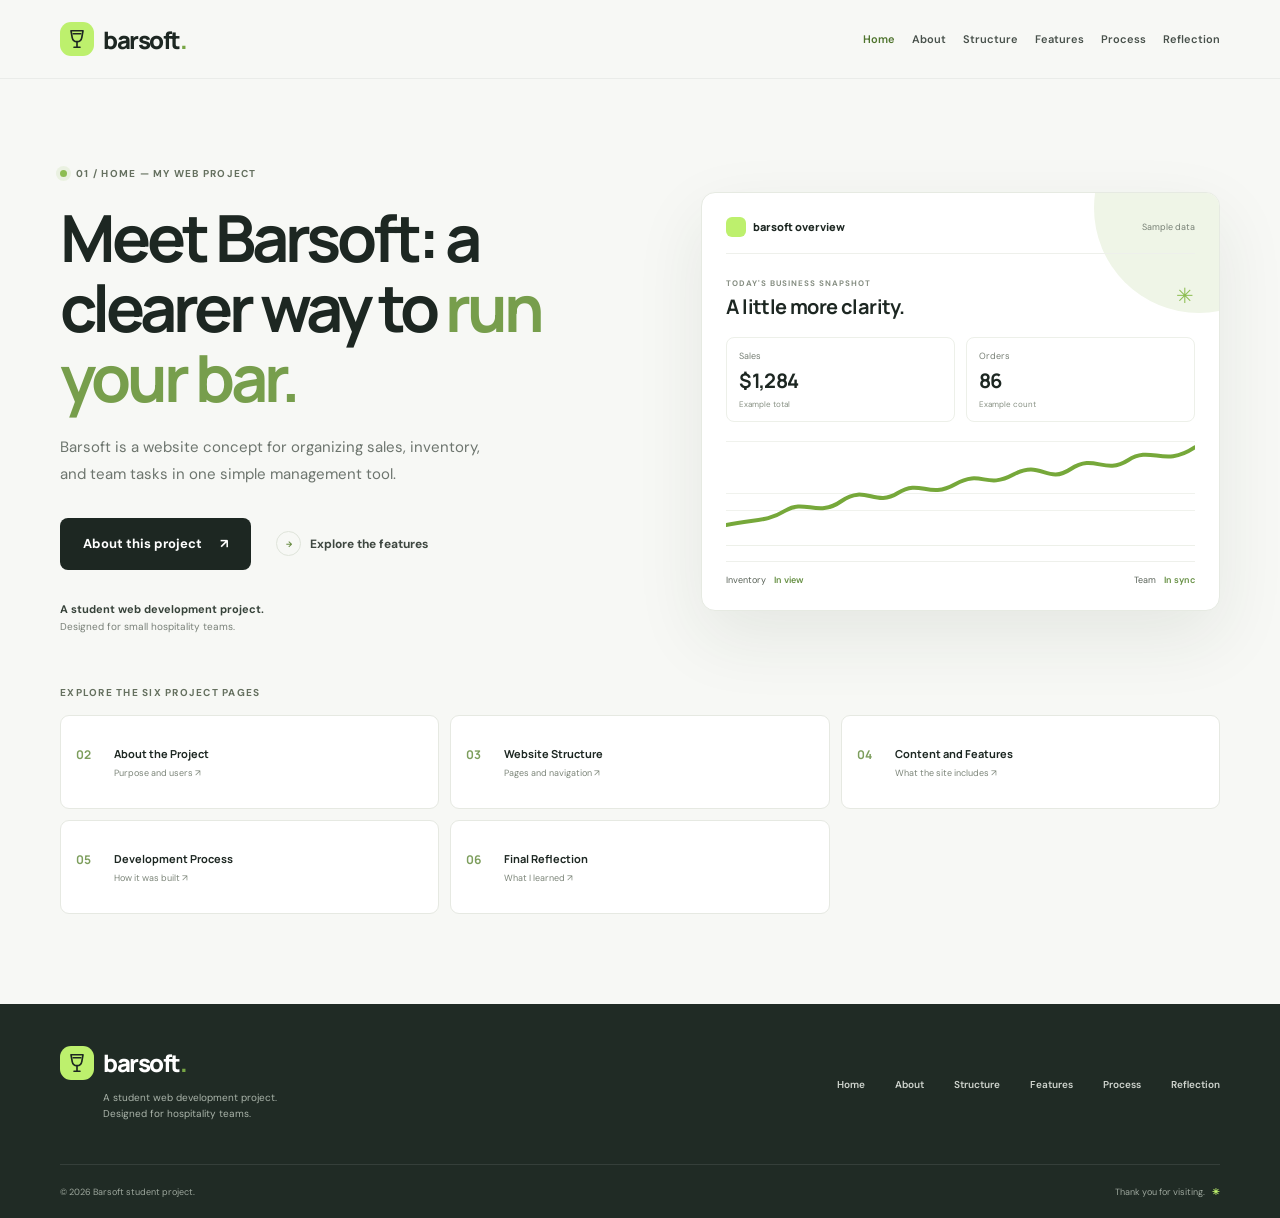
<file: index.html>
<!doctype html>
<html lang="en">
  <head>
    <meta charset="utf-8">
    <meta name="viewport" content="width=device-width, initial-scale=1">
    <meta name="theme-color" content="#f7f8f5">
    <meta name="description" content="Barsoft is a student web project about a simple management concept for bars and restaurants.">
    <title>Home — Barsoft</title>
    <link rel="preconnect" href="https://fonts.googleapis.com">
    <link rel="preconnect" href="https://fonts.gstatic.com" crossorigin>
    <link href="https://fonts.googleapis.com/css2?family=DM+Sans:wght@400;500;600;700&family=Manrope:wght@400;500;600;700;800&display=swap" rel="stylesheet">
    <link rel="stylesheet" href="styles.css">
    <script src="script.js?v=2" defer></script>
  </head>
  <body>
    <header class="site-header">
      <nav class="navigation container" aria-label="Main navigation">
        <a class="brand" href="index.html" aria-label="Barsoft home">
          <span class="brand-mark" aria-hidden="true"><svg viewBox="0 0 32 32" fill="none"><path d="M8 5h16l-1.6 9.1a6.5 6.5 0 0 1-12.8 0L8 5Z" stroke="currentColor" stroke-width="2.2" stroke-linejoin="round"/><path d="M12 27h8M16 20v7M11 9h10" stroke="currentColor" stroke-width="2.2" stroke-linecap="round"/></svg></span>
          <span>barsoft<span class="brand-period">.</span></span>
        </a>
        <button class="menu-toggle" type="button" aria-expanded="false" aria-controls="primary-menu" aria-label="Open menu"><span></span><span></span></button>
        <div class="navigation-menu" id="primary-menu">
          <a href="index.html" aria-current="page">Home</a>
          <a href="about.html">About</a>
          <a href="structure.html">Structure</a>
          <a href="features.html">Features</a>
          <a href="process.html">Process</a>
          <a href="reflection.html">Reflection</a>
        </div>
      </nav>
    </header>

    <main class="container page-main">
      <section class="home-hero" aria-labelledby="home-title">
        <div class="home-copy">
          <p class="eyebrow"><span class="eyebrow-dot"></span> 01 / HOME — MY WEB PROJECT</p>
          <h1 id="home-title">Meet Barsoft: a clearer way to <span>run your bar.</span></h1>
          <p class="hero-description">Barsoft is a website concept for organizing sales, inventory, and team tasks in one simple management tool.</p>
          <div class="hero-actions">
            <a class="button button-dark" href="about.html">About this project <span aria-hidden="true">↗</span></a>
            <a class="text-link" href="features.html"><span class="play-icon" aria-hidden="true">→</span> Explore the features</a>
          </div>
          <p class="home-caption"><strong>A student web development project.</strong><br>Designed for small hospitality teams.</p>
        </div>
        <div class="home-visual" aria-label="Illustrative Barsoft dashboard">
          <div class="home-visual-top"><span><i></i> barsoft overview</span><span>Sample data</span></div>
          <p class="home-visual-label">TODAY'S BUSINESS SNAPSHOT</p>
          <strong class="home-visual-title">A little more clarity.</strong>
          <div class="home-metrics">
            <div><span>Sales</span><strong>$1,284</strong><small>Example total</small></div>
            <div><span>Orders</span><strong>86</strong><small>Example count</small></div>
          </div>
          <div class="home-chart" aria-label="Illustrative upward sales chart">
            <span class="chart-gridline line-one"></span><span class="chart-gridline line-two"></span><span class="chart-gridline line-three"></span>
            <svg viewBox="0 0 450 130" preserveAspectRatio="none" role="img" aria-label="Example sales rise through the day"><path d="M0 105 C28 97 38 102 57 87 S88 96 111 75 S143 83 165 65 S194 73 220 54 S249 61 276 42 S308 55 331 35 S363 43 386 24 S420 34 450 8" fill="none" stroke="#76a83a" stroke-width="4" vector-effect="non-scaling-stroke" stroke-linecap="round"/></svg>
          </div>
          <div class="home-visual-bottom"><span>Inventory <b>In view</b></span><span>Team <b>In sync</b></span></div>
          <span class="home-floating-mark" aria-hidden="true">✳</span>
        </div>
      </section>

      <nav class="page-directory" aria-label="Explore the other project pages">
        <p class="eyebrow">EXPLORE THE SIX PROJECT PAGES</p>
        <a href="about.html"><span>02</span><strong>About the Project</strong><i>Purpose and users ↗</i></a>
        <a href="structure.html"><span>03</span><strong>Website Structure</strong><i>Pages and navigation ↗</i></a>
        <a href="features.html"><span>04</span><strong>Content and Features</strong><i>What the site includes ↗</i></a>
        <a href="process.html"><span>05</span><strong>Development Process</strong><i>How it was built ↗</i></a>
        <a href="reflection.html"><span>06</span><strong>Final Reflection</strong><i>What I learned ↗</i></a>
      </nav>
    </main>

    <footer class="site-footer">
      <div class="container footer-main">
        <div class="footer-brand">
          <a class="brand brand-light" href="index.html"><span class="brand-mark" aria-hidden="true"><svg viewBox="0 0 32 32" fill="none"><path d="M8 5h16l-1.6 9.1a6.5 6.5 0 0 1-12.8 0L8 5Z" stroke="currentColor" stroke-width="2.2" stroke-linejoin="round"/><path d="M12 27h8M16 20v7M11 9h10" stroke="currentColor" stroke-width="2.2" stroke-linecap="round"/></svg></span><span>barsoft<span class="brand-period">.</span></span></a>
          <p>A student web development project.<br>Designed for hospitality teams.</p>
        </div>
        <div class="footer-links"><a href="index.html">Home</a><a href="about.html">About</a><a href="structure.html">Structure</a><a href="features.html">Features</a><a href="process.html">Process</a><a href="reflection.html">Reflection</a></div>
      </div>
      <div class="container footer-bottom"><span>© <span id="current-year">2026</span> Barsoft student project.</span><span>Thank you for visiting. <b>✳</b></span></div>
    </footer>
  </body>
</html>
</file>
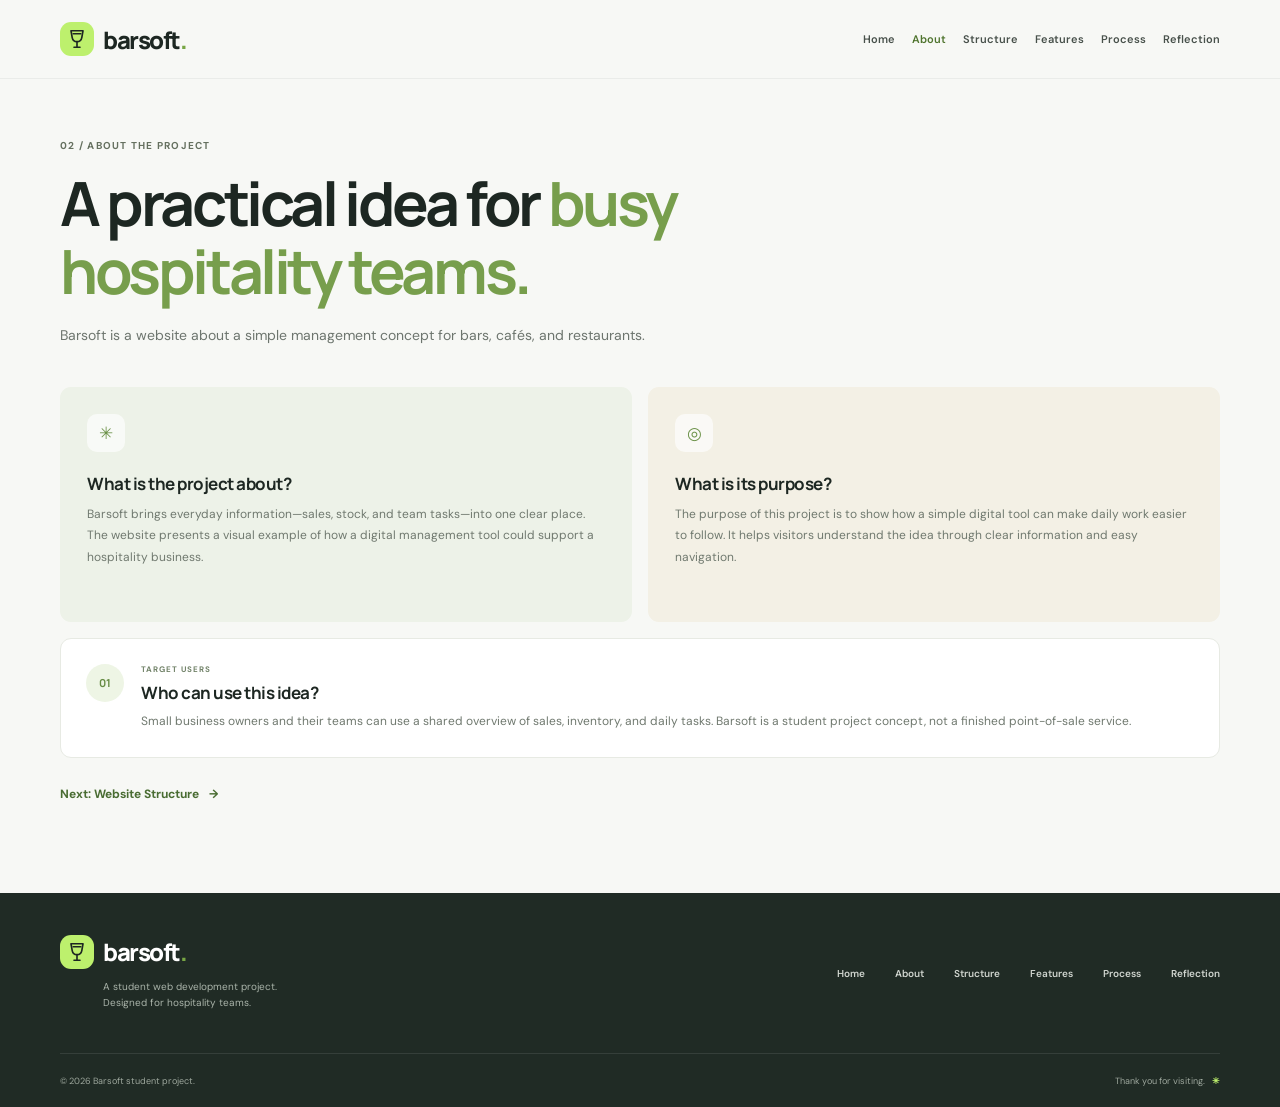
<file: about.html>
<!doctype html>
<html lang="en">
  <head>
    <meta charset="utf-8">
    <meta name="viewport" content="width=device-width, initial-scale=1">
    <meta name="theme-color" content="#f7f8f5">
    <meta name="description" content="Learn about the Barsoft project, its purpose, and its target users.">
    <title>About the Project — Barsoft</title>
    <link rel="preconnect" href="https://fonts.googleapis.com">
    <link rel="preconnect" href="https://fonts.gstatic.com" crossorigin>
    <link href="https://fonts.googleapis.com/css2?family=DM+Sans:wght@400;500;600;700&family=Manrope:wght@400;500;600;700;800&display=swap" rel="stylesheet">
    <link rel="stylesheet" href="styles.css">
    <script src="script.js?v=2" defer></script>
  </head>
  <body>
    <header class="site-header"><nav class="navigation container" aria-label="Main navigation">
      <a class="brand" href="index.html" aria-label="Barsoft home"><span class="brand-mark" aria-hidden="true"><svg viewBox="0 0 32 32" fill="none"><path d="M8 5h16l-1.6 9.1a6.5 6.5 0 0 1-12.8 0L8 5Z" stroke="currentColor" stroke-width="2.2" stroke-linejoin="round"/><path d="M12 27h8M16 20v7M11 9h10" stroke="currentColor" stroke-width="2.2" stroke-linecap="round"/></svg></span><span>barsoft<span class="brand-period">.</span></span></a>
      <button class="menu-toggle" type="button" aria-expanded="false" aria-controls="primary-menu" aria-label="Open menu"><span></span><span></span></button>
      <div class="navigation-menu" id="primary-menu"><a href="index.html">Home</a><a href="about.html" aria-current="page">About</a><a href="structure.html">Structure</a><a href="features.html">Features</a><a href="process.html">Process</a><a href="reflection.html">Reflection</a></div>
    </nav></header>
    <main class="container page-main">
      <section class="content-page about-page">
        <div class="page-intro">
          <p class="eyebrow">02 / ABOUT THE PROJECT</p>
          <h1 class="page-title">A practical idea for <span>busy hospitality teams.</span></h1>
          <p class="page-lead">Barsoft is a website about a simple management concept for bars, cafés, and restaurants.</p>
        </div>
        <div class="page-copy-grid">
          <article class="page-copy-card">
            <span class="page-card-icon">✳</span>
            <h2>What is the project about?</h2>
            <p>Barsoft brings everyday information—sales, stock, and team tasks—into one clear place. The website presents a visual example of how a digital management tool could support a hospitality business.</p>
          </article>
          <article class="page-copy-card page-copy-card-accent">
            <span class="page-card-icon">◎</span>
            <h2>What is its purpose?</h2>
            <p>The purpose of this project is to show how a simple digital tool can make daily work easier to follow. It helps visitors understand the idea through clear information and easy navigation.</p>
          </article>
        </div>
        <div class="about-audience">
          <span class="audience-icon">01</span>
          <div><p class="feature-number">TARGET USERS</p><h2>Who can use this idea?</h2><p>Small business owners and their teams can use a shared overview of sales, inventory, and daily tasks. Barsoft is a student project concept, not a finished point-of-sale service.</p></div>
        </div>
        <a class="page-next-link" href="structure.html">Next: Website Structure <span aria-hidden="true">→</span></a>
      </section>
    </main>
    <footer class="site-footer"><div class="container footer-main"><div class="footer-brand"><a class="brand brand-light" href="index.html"><span class="brand-mark" aria-hidden="true"><svg viewBox="0 0 32 32" fill="none"><path d="M8 5h16l-1.6 9.1a6.5 6.5 0 0 1-12.8 0L8 5Z" stroke="currentColor" stroke-width="2.2" stroke-linejoin="round"/><path d="M12 27h8M16 20v7M11 9h10" stroke="currentColor" stroke-width="2.2" stroke-linecap="round"/></svg></span><span>barsoft<span class="brand-period">.</span></span></a><p>A student web development project.<br>Designed for hospitality teams.</p></div><div class="footer-links"><a href="index.html">Home</a><a href="about.html">About</a><a href="structure.html">Structure</a><a href="features.html">Features</a><a href="process.html">Process</a><a href="reflection.html">Reflection</a></div></div><div class="container footer-bottom"><span>© <span id="current-year">2026</span> Barsoft student project.</span><span>Thank you for visiting. <b>✳</b></span></div></footer>
  </body>
</html>
</file>
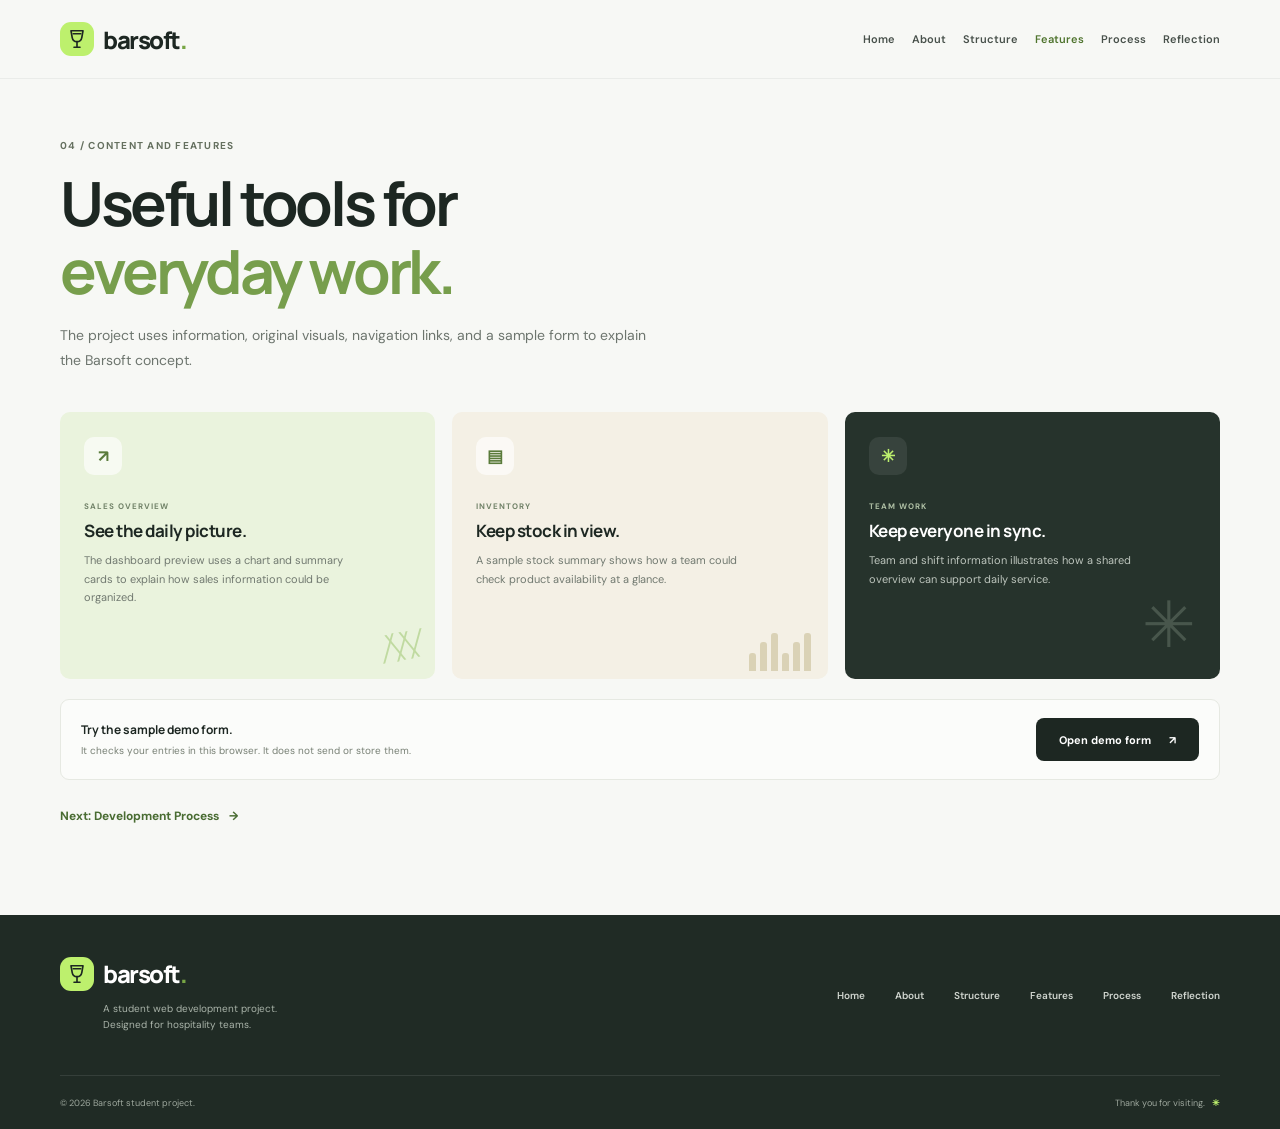
<file: features.html>
<!doctype html>
<html lang="en">
  <head>
    <meta charset="utf-8">
    <meta name="viewport" content="width=device-width, initial-scale=1">
    <meta name="theme-color" content="#f7f8f5">
    <meta name="description" content="Explore Barsoft's sample sales, inventory, and team features.">
    <title>Content and Features — Barsoft</title>
    <link rel="preconnect" href="https://fonts.googleapis.com">
    <link rel="preconnect" href="https://fonts.gstatic.com" crossorigin>
    <link href="https://fonts.googleapis.com/css2?family=DM+Sans:wght@400;500;600;700&family=Manrope:wght@400;500;600;700;800&display=swap" rel="stylesheet">
    <link rel="stylesheet" href="styles.css">
    <script src="script.js?v=2" defer></script>
  </head>
  <body>
    <header class="site-header"><nav class="navigation container" aria-label="Main navigation">
      <a class="brand" href="index.html" aria-label="Barsoft home"><span class="brand-mark" aria-hidden="true"><svg viewBox="0 0 32 32" fill="none"><path d="M8 5h16l-1.6 9.1a6.5 6.5 0 0 1-12.8 0L8 5Z" stroke="currentColor" stroke-width="2.2" stroke-linejoin="round"/><path d="M12 27h8M16 20v7M11 9h10" stroke="currentColor" stroke-width="2.2" stroke-linecap="round"/></svg></span><span>barsoft<span class="brand-period">.</span></span></a>
      <button class="menu-toggle" type="button" aria-expanded="false" aria-controls="primary-menu" aria-label="Open menu"><span></span><span></span></button>
      <div class="navigation-menu" id="primary-menu"><a href="index.html">Home</a><a href="about.html">About</a><a href="structure.html">Structure</a><a href="features.html" aria-current="page">Features</a><a href="process.html">Process</a><a href="reflection.html">Reflection</a></div>
    </nav></header>
    <main class="container page-main">
      <section class="content-page features-page">
        <div class="page-intro">
          <p class="eyebrow">04 / CONTENT AND FEATURES</p>
          <h1 class="page-title">Useful tools for<br><span>everyday work.</span></h1>
          <p class="page-lead">The project uses information, original visuals, navigation links, and a sample form to explain the Barsoft concept.</p>
        </div>
        <div class="feature-grid">
          <article class="feature-card feature-card-green"><span class="feature-icon">↗</span><p class="feature-number">SALES OVERVIEW</p><h2>See the daily picture.</h2><p>The dashboard preview uses a chart and summary cards to explain how sales information could be organized.</p><span class="feature-decoration sales-decoration" aria-hidden="true">╱╲╱╲╱</span></article>
          <article class="feature-card feature-card-cream"><span class="feature-icon">▤</span><p class="feature-number">INVENTORY</p><h2>Keep stock in view.</h2><p>A sample stock summary shows how a team could check product availability at a glance.</p><span class="feature-decoration inventory-decoration" aria-hidden="true"><i></i><i></i><i></i><i></i><i></i><i></i></span></article>
          <article class="feature-card feature-card-dark"><span class="feature-icon">✳</span><p class="feature-number">TEAM WORK</p><h2>Keep everyone in sync.</h2><p>Team and shift information illustrates how a shared overview can support daily service.</p><span class="feature-decoration team-decoration" aria-hidden="true">✳</span></article>
        </div>
        <div class="feature-contact">
          <div><strong>Try the sample demo form.</strong><span>It checks your entries in this browser. It does not send or store them.</span></div>
          <button class="button button-dark demo-trigger" type="button">Open demo form <span aria-hidden="true">↗</span></button>
        </div>
        <a class="page-next-link" href="process.html">Next: Development Process <span aria-hidden="true">→</span></a>
      </section>
    </main>
    <footer class="site-footer"><div class="container footer-main"><div class="footer-brand"><a class="brand brand-light" href="index.html"><span class="brand-mark" aria-hidden="true"><svg viewBox="0 0 32 32" fill="none"><path d="M8 5h16l-1.6 9.1a6.5 6.5 0 0 1-12.8 0L8 5Z" stroke="currentColor" stroke-width="2.2" stroke-linejoin="round"/><path d="M12 27h8M16 20v7M11 9h10" stroke="currentColor" stroke-width="2.2" stroke-linecap="round"/></svg></span><span>barsoft<span class="brand-period">.</span></span></a><p>A student web development project.<br>Designed for hospitality teams.</p></div><div class="footer-links"><a href="index.html">Home</a><a href="about.html">About</a><a href="structure.html">Structure</a><a href="features.html">Features</a><a href="process.html">Process</a><a href="reflection.html">Reflection</a></div></div><div class="container footer-bottom"><span>© <span id="current-year">2026</span> Barsoft student project.</span><span>Thank you for visiting. <b>✳</b></span></div></footer>
    <dialog class="demo-dialog" aria-labelledby="dialog-title">
      <button class="dialog-close" type="button" aria-label="Close demo form">×</button>
      <p class="eyebrow">SAMPLE INTERACTIVE FEATURE</p>
      <h2 id="dialog-title">Barsoft demo request</h2>
      <p class="dialog-description">Enter sample details to try the form. This student project does not send your information.</p>
      <form class="demo-form">
        <label for="name">Your name</label><input id="name" name="name" type="text" autocomplete="name" placeholder="e.g., Alex Morgan" required>
        <label for="email">Email address</label><input id="email" name="email" type="email" autocomplete="email" placeholder="alex@example.com" required>
        <label for="business">Type of business</label>
        <select id="business" name="business" required><option value="" disabled selected>Select an option</option><option>Restaurant</option><option>Bar</option><option>Café</option><option>Food truck</option><option>Other</option></select>
        <button class="button button-dark form-submit" type="submit">Try the sample form <span aria-hidden="true">↗</span></button>
        <p class="form-message" aria-live="polite"></p>
      </form>
      <p class="form-note">Demo only: your information stays in this browser session and is not submitted to a server.</p>
    </dialog>
  </body>
</html>
</file>
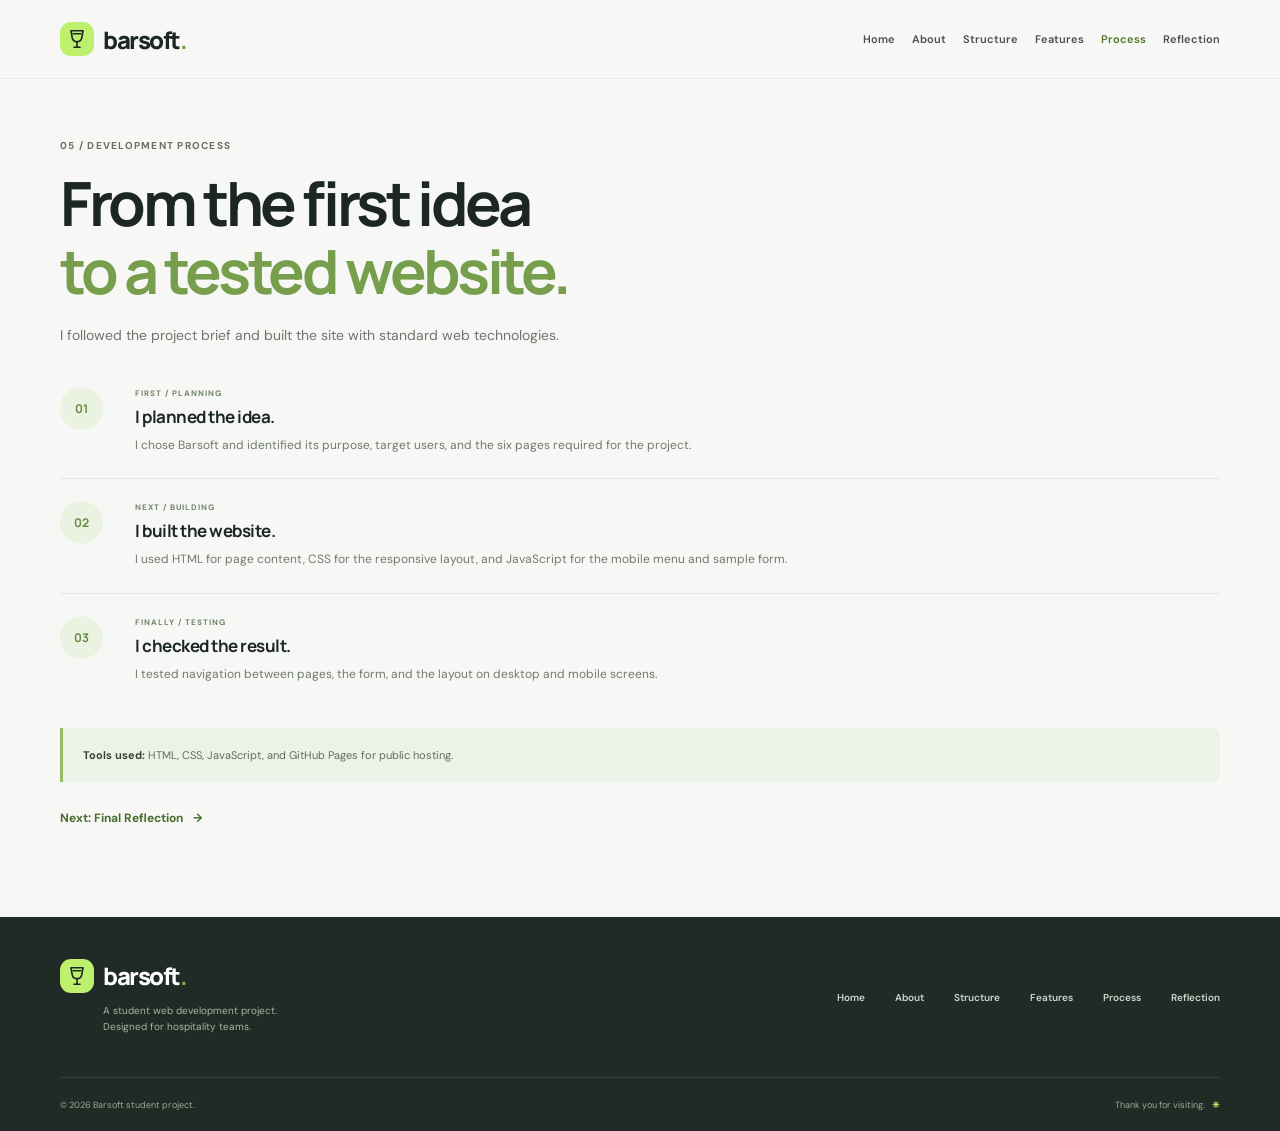
<file: process.html>
<!doctype html>
<html lang="en">
  <head>
    <meta charset="utf-8">
    <meta name="viewport" content="width=device-width, initial-scale=1">
    <meta name="theme-color" content="#f7f8f5">
    <meta name="description" content="A step-by-step overview of how the Barsoft website project was developed.">
    <title>Development Process — Barsoft</title>
    <link rel="preconnect" href="https://fonts.googleapis.com">
    <link rel="preconnect" href="https://fonts.gstatic.com" crossorigin>
    <link href="https://fonts.googleapis.com/css2?family=DM+Sans:wght@400;500;600;700&family=Manrope:wght@400;500;600;700;800&display=swap" rel="stylesheet">
    <link rel="stylesheet" href="styles.css">
    <script src="script.js?v=2" defer></script>
  </head>
  <body>
    <header class="site-header"><nav class="navigation container" aria-label="Main navigation">
      <a class="brand" href="index.html" aria-label="Barsoft home"><span class="brand-mark" aria-hidden="true"><svg viewBox="0 0 32 32" fill="none"><path d="M8 5h16l-1.6 9.1a6.5 6.5 0 0 1-12.8 0L8 5Z" stroke="currentColor" stroke-width="2.2" stroke-linejoin="round"/><path d="M12 27h8M16 20v7M11 9h10" stroke="currentColor" stroke-width="2.2" stroke-linecap="round"/></svg></span><span>barsoft<span class="brand-period">.</span></span></a>
      <button class="menu-toggle" type="button" aria-expanded="false" aria-controls="primary-menu" aria-label="Open menu"><span></span><span></span></button>
      <div class="navigation-menu" id="primary-menu"><a href="index.html">Home</a><a href="about.html">About</a><a href="structure.html">Structure</a><a href="features.html">Features</a><a href="process.html" aria-current="page">Process</a><a href="reflection.html">Reflection</a></div>
    </nav></header>
    <main class="container page-main">
      <section class="content-page process-page">
        <div class="page-intro">
          <p class="eyebrow">05 / DEVELOPMENT PROCESS</p>
          <h1 class="page-title">From the first idea<br><span>to a tested website.</span></h1>
          <p class="page-lead">I followed the project brief and built the site with standard web technologies.</p>
        </div>
        <ol class="process-list">
          <li><span class="process-step">01</span><div><p class="feature-number">FIRST / PLANNING</p><h2>I planned the idea.</h2><p>I chose Barsoft and identified its purpose, target users, and the six pages required for the project.</p></div></li>
          <li><span class="process-step">02</span><div><p class="feature-number">NEXT / BUILDING</p><h2>I built the website.</h2><p>I used HTML for page content, CSS for the responsive layout, and JavaScript for the mobile menu and sample form.</p></div></li>
          <li><span class="process-step">03</span><div><p class="feature-number">FINALLY / TESTING</p><h2>I checked the result.</h2><p>I tested navigation between pages, the form, and the layout on desktop and mobile screens.</p></div></li>
        </ol>
        <aside class="page-note"><strong>Tools used:</strong> HTML, CSS, JavaScript, and GitHub Pages for public hosting.</aside>
        <a class="page-next-link" href="reflection.html">Next: Final Reflection <span aria-hidden="true">→</span></a>
      </section>
    </main>
    <footer class="site-footer"><div class="container footer-main"><div class="footer-brand"><a class="brand brand-light" href="index.html"><span class="brand-mark" aria-hidden="true"><svg viewBox="0 0 32 32" fill="none"><path d="M8 5h16l-1.6 9.1a6.5 6.5 0 0 1-12.8 0L8 5Z" stroke="currentColor" stroke-width="2.2" stroke-linejoin="round"/><path d="M12 27h8M16 20v7M11 9h10" stroke="currentColor" stroke-width="2.2" stroke-linecap="round"/></svg></span><span>barsoft<span class="brand-period">.</span></span></a><p>A student web development project.<br>Designed for hospitality teams.</p></div><div class="footer-links"><a href="index.html">Home</a><a href="about.html">About</a><a href="structure.html">Structure</a><a href="features.html">Features</a><a href="process.html">Process</a><a href="reflection.html">Reflection</a></div></div><div class="container footer-bottom"><span>© <span id="current-year">2026</span> Barsoft student project.</span><span>Thank you for visiting. <b>✳</b></span></div></footer>
  </body>
</html>
</file>
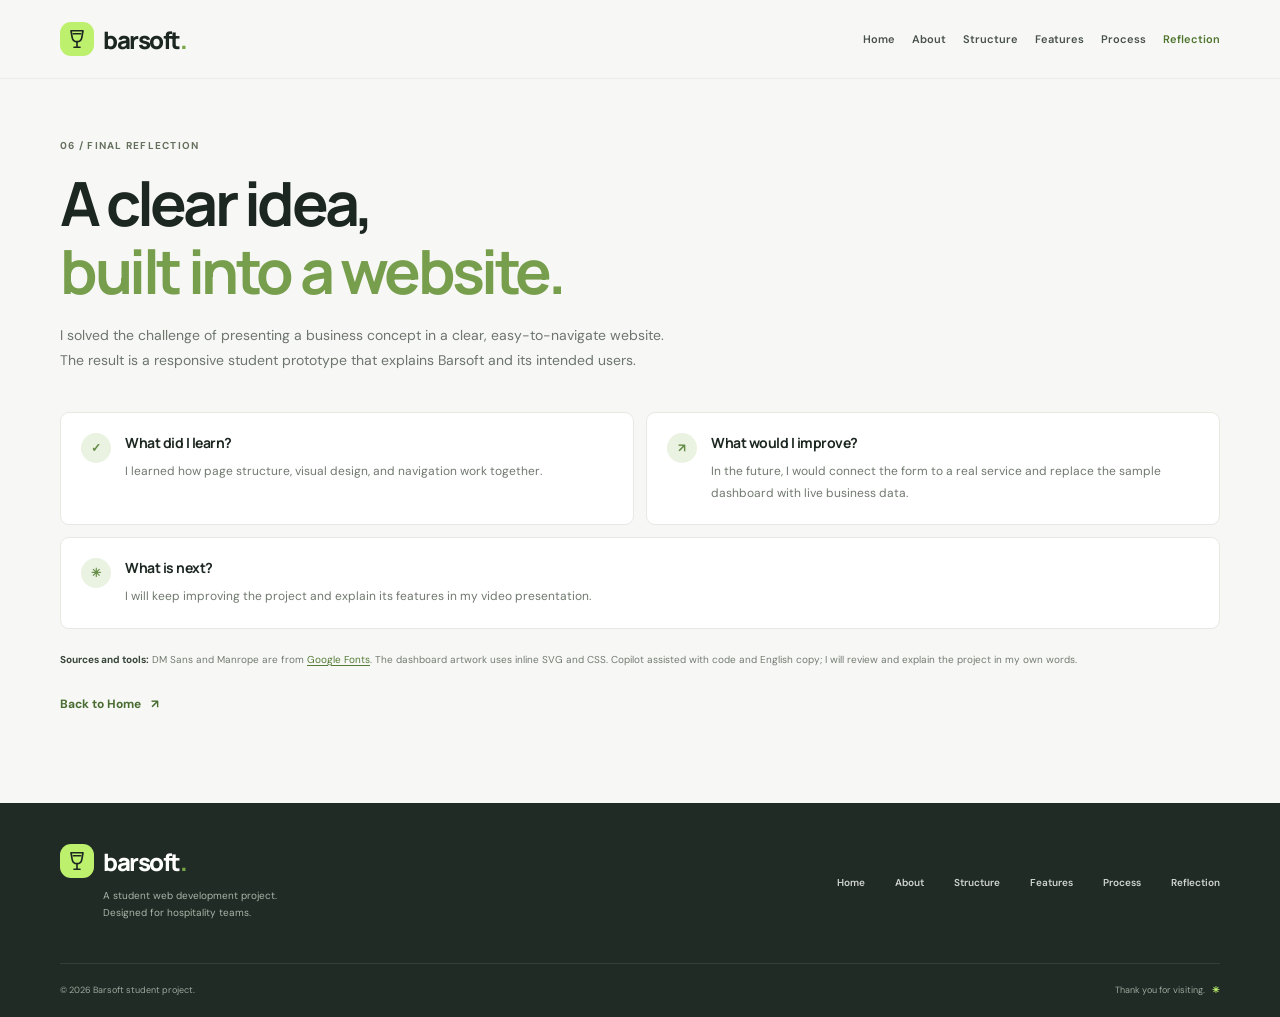
<file: reflection.html>
<!doctype html>
<html lang="en">
  <head>
    <meta charset="utf-8">
    <meta name="viewport" content="width=device-width, initial-scale=1">
    <meta name="theme-color" content="#f7f8f5">
    <meta name="description" content="Final reflection on the Barsoft web project, lessons learned, and future improvements.">
    <title>Final Reflection — Barsoft</title>
    <link rel="preconnect" href="https://fonts.googleapis.com">
    <link rel="preconnect" href="https://fonts.gstatic.com" crossorigin>
    <link href="https://fonts.googleapis.com/css2?family=DM+Sans:wght@400;500;600;700&family=Manrope:wght@400;500;600;700;800&display=swap" rel="stylesheet">
    <link rel="stylesheet" href="styles.css">
    <script src="script.js?v=2" defer></script>
  </head>
  <body>
    <header class="site-header"><nav class="navigation container" aria-label="Main navigation">
      <a class="brand" href="index.html" aria-label="Barsoft home"><span class="brand-mark" aria-hidden="true"><svg viewBox="0 0 32 32" fill="none"><path d="M8 5h16l-1.6 9.1a6.5 6.5 0 0 1-12.8 0L8 5Z" stroke="currentColor" stroke-width="2.2" stroke-linejoin="round"/><path d="M12 27h8M16 20v7M11 9h10" stroke="currentColor" stroke-width="2.2" stroke-linecap="round"/></svg></span><span>barsoft<span class="brand-period">.</span></span></a>
      <button class="menu-toggle" type="button" aria-expanded="false" aria-controls="primary-menu" aria-label="Open menu"><span></span><span></span></button>
      <div class="navigation-menu" id="primary-menu"><a href="index.html">Home</a><a href="about.html">About</a><a href="structure.html">Structure</a><a href="features.html">Features</a><a href="process.html">Process</a><a href="reflection.html" aria-current="page">Reflection</a></div>
    </nav></header>
    <main class="container page-main">
      <section class="content-page reflection-page">
        <div class="page-intro">
          <p class="eyebrow">06 / FINAL REFLECTION</p>
          <h1 class="page-title">A clear idea,<br><span>built into a website.</span></h1>
          <p class="page-lead">I solved the challenge of presenting a business concept in a clear, easy-to-navigate website. The result is a responsive student prototype that explains Barsoft and its intended users.</p>
        </div>
        <div class="reflection-grid">
          <article><span class="benefit-check">✓</span><div><h2>What did I learn?</h2><p>I learned how page structure, visual design, and navigation work together.</p></div></article>
          <article><span class="benefit-check">↗</span><div><h2>What would I improve?</h2><p>In the future, I would connect the form to a real service and replace the sample dashboard with live business data.</p></div></article>
          <article><span class="benefit-check">✳</span><div><h2>What is next?</h2><p>I will keep improving the project and explain its features in my video presentation.</p></div></article>
        </div>
        <p class="sources-note"><strong>Sources and tools:</strong> DM Sans and Manrope are from <a href="https://fonts.google.com/" target="_blank" rel="noreferrer">Google Fonts</a>. The dashboard artwork uses inline SVG and CSS. Copilot assisted with code and English copy; I will review and explain the project in my own words.</p>
        <a class="page-next-link" href="index.html">Back to Home <span aria-hidden="true">↗</span></a>
      </section>
    </main>
    <footer class="site-footer"><div class="container footer-main"><div class="footer-brand"><a class="brand brand-light" href="index.html"><span class="brand-mark" aria-hidden="true"><svg viewBox="0 0 32 32" fill="none"><path d="M8 5h16l-1.6 9.1a6.5 6.5 0 0 1-12.8 0L8 5Z" stroke="currentColor" stroke-width="2.2" stroke-linejoin="round"/><path d="M12 27h8M16 20v7M11 9h10" stroke="currentColor" stroke-width="2.2" stroke-linecap="round"/></svg></span><span>barsoft<span class="brand-period">.</span></span></a><p>A student web development project.<br>Designed for hospitality teams.</p></div><div class="footer-links"><a href="index.html">Home</a><a href="about.html">About</a><a href="structure.html">Structure</a><a href="features.html">Features</a><a href="process.html">Process</a><a href="reflection.html">Reflection</a></div></div><div class="container footer-bottom"><span>© <span id="current-year">2026</span> Barsoft student project.</span><span>Thank you for visiting. <b>✳</b></span></div></footer>
  </body>
</html>
</file>
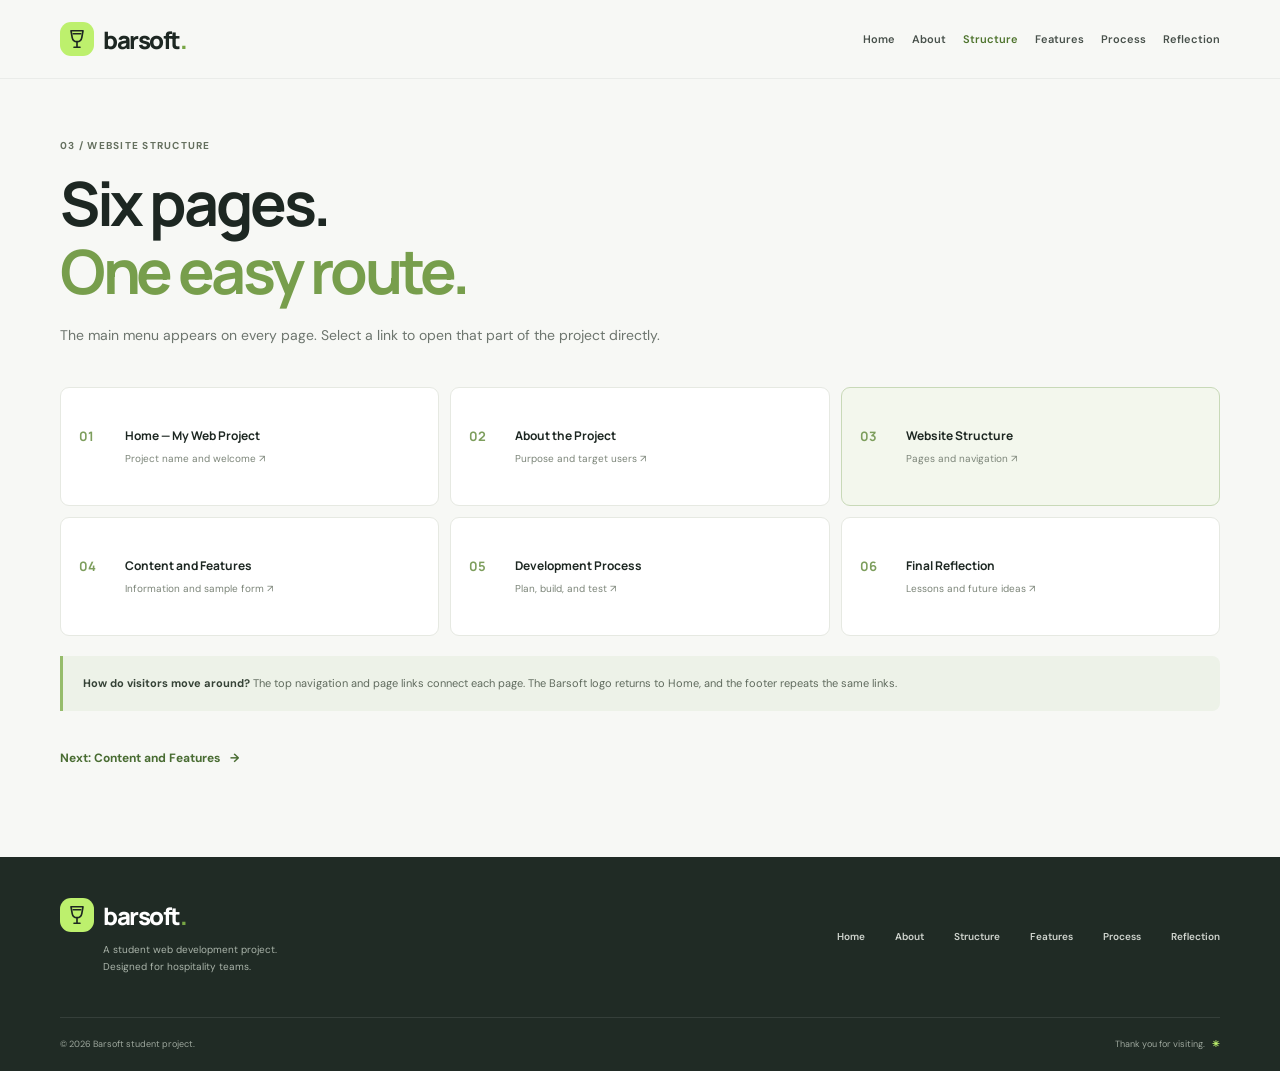
<file: structure.html>
<!doctype html>
<html lang="en">
  <head>
    <meta charset="utf-8">
    <meta name="viewport" content="width=device-width, initial-scale=1">
    <meta name="theme-color" content="#f7f8f5">
    <meta name="description" content="Explore the six pages and navigation structure of the Barsoft website project.">
    <title>Website Structure — Barsoft</title>
    <link rel="preconnect" href="https://fonts.googleapis.com">
    <link rel="preconnect" href="https://fonts.gstatic.com" crossorigin>
    <link href="https://fonts.googleapis.com/css2?family=DM+Sans:wght@400;500;600;700&family=Manrope:wght@400;500;600;700;800&display=swap" rel="stylesheet">
    <link rel="stylesheet" href="styles.css">
    <script src="script.js?v=2" defer></script>
  </head>
  <body>
    <header class="site-header"><nav class="navigation container" aria-label="Main navigation">
      <a class="brand" href="index.html" aria-label="Barsoft home"><span class="brand-mark" aria-hidden="true"><svg viewBox="0 0 32 32" fill="none"><path d="M8 5h16l-1.6 9.1a6.5 6.5 0 0 1-12.8 0L8 5Z" stroke="currentColor" stroke-width="2.2" stroke-linejoin="round"/><path d="M12 27h8M16 20v7M11 9h10" stroke="currentColor" stroke-width="2.2" stroke-linecap="round"/></svg></span><span>barsoft<span class="brand-period">.</span></span></a>
      <button class="menu-toggle" type="button" aria-expanded="false" aria-controls="primary-menu" aria-label="Open menu"><span></span><span></span></button>
      <div class="navigation-menu" id="primary-menu"><a href="index.html">Home</a><a href="about.html">About</a><a href="structure.html" aria-current="page">Structure</a><a href="features.html">Features</a><a href="process.html">Process</a><a href="reflection.html">Reflection</a></div>
    </nav></header>
    <main class="container page-main">
      <section class="content-page structure-page">
        <div class="page-intro">
          <p class="eyebrow">03 / WEBSITE STRUCTURE</p>
          <h1 class="page-title">Six pages.<br><span>One easy route.</span></h1>
          <p class="page-lead">The main menu appears on every page. Select a link to open that part of the project directly.</p>
        </div>
        <nav class="structure-grid structure-page-grid" aria-label="Pages in this project">
          <a href="index.html"><span>01</span><strong>Home — My Web Project</strong><i>Project name and welcome ↗</i></a>
          <a href="about.html"><span>02</span><strong>About the Project</strong><i>Purpose and target users ↗</i></a>
          <a href="structure.html" aria-current="page"><span>03</span><strong>Website Structure</strong><i>Pages and navigation ↗</i></a>
          <a href="features.html"><span>04</span><strong>Content and Features</strong><i>Information and sample form ↗</i></a>
          <a href="process.html"><span>05</span><strong>Development Process</strong><i>Plan, build, and test ↗</i></a>
          <a href="reflection.html"><span>06</span><strong>Final Reflection</strong><i>Lessons and future ideas ↗</i></a>
        </nav>
        <p class="page-note"><strong>How do visitors move around?</strong> The top navigation and page links connect each page. The Barsoft logo returns to Home, and the footer repeats the same links.</p>
        <a class="page-next-link" href="features.html">Next: Content and Features <span aria-hidden="true">→</span></a>
      </section>
    </main>
    <footer class="site-footer"><div class="container footer-main"><div class="footer-brand"><a class="brand brand-light" href="index.html"><span class="brand-mark" aria-hidden="true"><svg viewBox="0 0 32 32" fill="none"><path d="M8 5h16l-1.6 9.1a6.5 6.5 0 0 1-12.8 0L8 5Z" stroke="currentColor" stroke-width="2.2" stroke-linejoin="round"/><path d="M12 27h8M16 20v7M11 9h10" stroke="currentColor" stroke-width="2.2" stroke-linecap="round"/></svg></span><span>barsoft<span class="brand-period">.</span></span></a><p>A student web development project.<br>Designed for hospitality teams.</p></div><div class="footer-links"><a href="index.html">Home</a><a href="about.html">About</a><a href="structure.html">Structure</a><a href="features.html">Features</a><a href="process.html">Process</a><a href="reflection.html">Reflection</a></div></div><div class="container footer-bottom"><span>© <span id="current-year">2026</span> Barsoft student project.</span><span>Thank you for visiting. <b>✳</b></span></div></footer>
  </body>
</html>
</file>
<file: styles.css>
:root {
  color-scheme: light;
  --ink: #1d2722;
  --muted: #6d756e;
  --green: #bdf06d;
  --green-dark: #4f742e;
  --paper: #f7f8f5;
  --line: #e7eae3;
  --font-display: "Manrope", sans-serif;
  --font-body: "DM Sans", sans-serif;
}

* {
  box-sizing: border-box;
}

html {
  scroll-behavior: smooth;
  scroll-padding-top: 88px;
}

body {
  margin: 0;
  background: var(--paper);
  color: var(--ink);
  font-family: var(--font-body);
  -webkit-font-smoothing: antialiased;
}

body.dialog-open {
  overflow: hidden;
}

a {
  color: inherit;
  text-decoration: none;
}

button,
input,
select {
  font: inherit;
}

button,
a {
  -webkit-tap-highlight-color: transparent;
}

.container {
  width: min(1160px, calc(100% - 64px));
  margin: 0 auto;
}

.section {
  padding-top: 110px;
  padding-bottom: 110px;
}

.site-header {
  position: sticky;
  z-index: 20;
  top: 0;
  background: rgb(247 248 245 / 92%);
  border-bottom: 1px solid rgb(29 39 34 / 6%);
  backdrop-filter: blur(16px);
}

.navigation {
  display: flex;
  min-height: 78px;
  align-items: center;
  justify-content: space-between;
}

.brand {
  display: inline-flex;
  align-items: center;
  gap: 9px;
  font-family: var(--font-display);
  font-size: 24px;
  font-weight: 800;
  letter-spacing: -1.5px;
}

.brand-mark {
  display: grid;
  width: 34px;
  height: 34px;
  place-items: center;
  border-radius: 11px;
  background: var(--green);
  color: var(--ink);
}

.brand-mark svg {
  width: 24px;
  height: 24px;
}

.brand-period {
  color: #77a644;
}

.navigation-menu {
  display: flex;
  align-items: center;
  gap: 17px;
  color: #48514b;
  font-size: 11px;
  font-weight: 600;
}

.navigation-menu > a:not(.button),
.footer-links a {
  transition: color 180ms ease;
}

.navigation-menu > a:not(.button):hover,
.footer-links a:hover {
  color: var(--green-dark);
}

.navigation-menu > a[aria-current="page"] {
  color: var(--green-dark);
}

.page-main {
  padding-top: 60px;
  padding-bottom: 90px;
}

.content-page {
  min-height: 530px;
}

.page-intro {
  max-width: 720px;
  margin-bottom: 39px;
}

.page-intro .eyebrow {
  margin-bottom: 17px;
}

.page-title {
  margin: 0;
  font-size: clamp(42px, 5vw, 61px);
  font-weight: 700;
  letter-spacing: -3.4px;
  line-height: 1.12;
}

.page-title span {
  color: #779e4c;
}

.page-lead {
  max-width: 610px;
  margin: 17px 0 0;
  color: var(--muted);
  font-size: 14px;
  line-height: 1.8;
}

.home-hero {
  display: grid;
  min-height: 470px;
  align-items: center;
  grid-template-columns: 1fr .9fr;
  gap: 65px;
  padding: 28px 0 44px;
}

.home-copy h1 {
  max-width: 610px;
  margin: 0 0 20px;
  font-size: clamp(45px, 5.3vw, 65px);
  font-weight: 700;
  letter-spacing: -4px;
  line-height: 1.08;
}

.home-copy h1 span {
  color: #779e4c;
}

.home-caption {
  margin: 30px 0 0;
  color: #798078;
  font-size: 10px;
  line-height: 1.7;
}

.home-caption strong {
  color: #37433a;
  font-size: 11px;
}

.home-visual {
  position: relative;
  overflow: hidden;
  padding: 24px;
  border: 1px solid #e6eae2;
  border-radius: 14px;
  background: #fff;
  box-shadow: 0 26px 70px #28352816;
}

.home-visual::before {
  position: absolute;
  top: -90px;
  right: -85px;
  width: 210px;
  height: 210px;
  border-radius: 50%;
  background: #eff5e7;
  content: "";
}

.home-visual-top,
.home-visual-bottom {
  position: relative;
  display: flex;
  align-items: center;
  justify-content: space-between;
}

.home-visual-top {
  padding-bottom: 16px;
  border-bottom: 1px solid #eef0eb;
  color: #778075;
  font-size: 9px;
}

.home-visual-top > span:first-child {
  display: flex;
  align-items: center;
  gap: 7px;
  color: var(--ink);
  font-family: var(--font-display);
  font-size: 11px;
  font-weight: 800;
}

.home-visual-top i {
  width: 20px;
  height: 20px;
  border-radius: 6px;
  background: var(--green);
}

.home-visual-label {
  margin: 24px 0 5px;
  color: #868e82;
  font-size: 8px;
  font-weight: 700;
  letter-spacing: 1px;
}

.home-visual-title {
  position: relative;
  display: block;
  font-family: var(--font-display);
  font-size: 20px;
  letter-spacing: -.6px;
}

.home-metrics {
  display: grid;
  grid-template-columns: 1fr 1fr;
  gap: 11px;
  margin-top: 17px;
}

.home-metrics > div {
  display: grid;
  gap: 5px;
  padding: 12px;
  border: 1px solid #edf0e9;
  border-radius: 8px;
}

.home-metrics span {
  color: #777f75;
  font-size: 9px;
}

.home-metrics strong {
  font-family: var(--font-display);
  font-size: 20px;
  letter-spacing: -.7px;
}

.home-metrics small {
  color: #879083;
  font-size: 8px;
}

.home-chart {
  position: relative;
  height: 105px;
  margin: 19px 0 15px;
  border-bottom: 1px solid #edf0e9;
}

.home-chart .chart-gridline {
  height: 1px;
  background: #f0f2ed;
}

.home-chart .line-one { top: 0; }
.home-chart .line-two { top: 50%; }
.home-chart .line-three { bottom: 0; }

.home-chart svg {
  position: absolute;
  z-index: 1;
  inset: 0;
  width: 100%;
  height: 100%;
}

.home-visual-bottom {
  padding-top: 12px;
  border-top: 1px solid #eef0eb;
  color: #596258;
  font-size: 9px;
}

.home-visual-bottom b {
  margin-left: 6px;
  color: #668f43;
  font-weight: 600;
}

.home-floating-mark {
  position: absolute;
  right: 25px;
  top: 89px;
  color: #8dbd52;
  font-size: 21px;
}

.page-directory {
  display: grid;
  grid-template-columns: repeat(3, 1fr);
  gap: 11px;
  margin: 7px 0 0;
}

.page-directory .eyebrow {
  grid-column: 1 / -1;
  margin: 0 0 5px;
}

.page-directory a {
  display: grid;
  min-height: 94px;
  grid-template-columns: 28px 1fr;
  align-content: center;
  gap: 6px 10px;
  padding: 15px;
  border: 1px solid #e6e9e2;
  border-radius: 9px;
  background: #fff;
  transition: border-color 180ms ease, transform 180ms ease, box-shadow 180ms ease;
}

.page-directory a:hover {
  border-color: #c8d9b8;
  box-shadow: 0 9px 22px #293a2510;
  transform: translateY(-2px);
}

.page-directory a > span {
  grid-row: span 2;
  color: #7d9e5d;
  font-family: var(--font-display);
  font-size: 12px;
  font-weight: 700;
}

.page-directory strong {
  align-self: end;
  font-family: var(--font-display);
  font-size: 11px;
}

.page-directory i {
  color: #7c8579;
  font-size: 9px;
  font-style: normal;
}

.page-copy-grid {
  display: grid;
  grid-template-columns: 1fr 1fr;
  gap: 16px;
}

.page-copy-card {
  min-height: 235px;
  padding: 27px;
  border-radius: 11px;
  background: #edf2e8;
}

.page-copy-card-accent {
  background: #f3f0e5;
}

.page-card-icon {
  display: grid;
  width: 38px;
  height: 38px;
  margin-bottom: 20px;
  place-items: center;
  border-radius: 10px;
  background: #ffffffa6;
  color: #6b9148;
  font-size: 17px;
}

.page-copy-card h2,
.about-audience h2,
.process-list h2,
.reflection-grid h2 {
  margin: 0 0 9px;
  font-size: 17px;
  letter-spacing: -.5px;
}

.page-copy-card p,
.about-audience > div > p:last-child,
.process-list li > div > p:last-child,
.reflection-grid p {
  margin: 0;
  color: #70796f;
  font-size: 12px;
  line-height: 1.8;
}

.about-audience {
  display: flex;
  align-items: flex-start;
  gap: 17px;
  margin-top: 16px;
  padding: 25px;
  border: 1px solid #e7eae3;
  border-radius: 11px;
  background: #fff;
}

.audience-icon {
  display: grid;
  width: 38px;
  height: 38px;
  flex: 0 0 auto;
  place-items: center;
  border-radius: 50%;
  background: #eef5e5;
  color: #668b43;
  font-family: var(--font-display);
  font-size: 11px;
  font-weight: 700;
}

.about-audience .feature-number {
  margin-bottom: 7px;
}

.about-audience h2 {
  margin-bottom: 7px;
}

.structure-page-grid {
  margin-top: 8px;
}

.structure-page-grid a[aria-current="page"] {
  border-color: #c8d9b8;
  background: #f3f7ed;
}

.page-note {
  margin-top: 20px;
  padding: 18px 20px;
  border-left: 3px solid #96bc6b;
  border-radius: 0 8px 8px 0;
  background: #edf2e8;
  color: #606b5e;
  font-size: 11px;
  line-height: 1.7;
}

.page-note strong {
  color: #354236;
}

.features-page .feature-grid {
  margin-top: 6px;
}

.features-page .feature-card h2 {
  position: relative;
  z-index: 1;
  margin: 0 0 9px;
  font-family: var(--font-display);
  font-size: 17px;
  letter-spacing: -.5px;
}

.process-list {
  display: grid;
  gap: 0;
  margin: 0;
  padding: 0;
  list-style: none;
}

.process-list li {
  display: grid;
  grid-template-columns: 57px 1fr;
  gap: 18px;
  padding: 22px 0;
  border-bottom: 1px solid #e6e9e2;
}

.process-list li:first-child {
  padding-top: 0;
}

.process-list li:last-child {
  border-bottom: 0;
}

.process-step {
  display: grid;
  width: 43px;
  height: 43px;
  place-items: center;
  border-radius: 50%;
  background: #eaf2e2;
  color: #668b43;
  font-family: var(--font-display);
  font-size: 12px;
  font-weight: 700;
}

.process-list .feature-number {
  margin: 1px 0 7px;
}

.process-list h2 {
  margin-bottom: 7px;
}

.reflection-grid {
  display: grid;
  grid-template-columns: 1fr 1fr;
  gap: 12px;
}

.reflection-grid article {
  display: flex;
  gap: 14px;
  padding: 20px;
  border: 1px solid #e7eae3;
  border-radius: 9px;
  background: #fff;
}

.reflection-grid article:last-child {
  grid-column: 1 / -1;
}

.reflection-grid .benefit-check {
  flex: 0 0 auto;
}

.reflection-grid h2 {
  font-size: 14px;
}

.sources-note {
  margin: 22px 0 0;
  color: #737b72;
  font-size: 10px;
  line-height: 1.7;
}

.sources-note strong {
  color: #37443a;
}

.sources-note a {
  color: #557b38;
  text-decoration: underline;
  text-underline-offset: 2px;
}

.page-next-link {
  display: inline-flex;
  align-items: center;
  gap: 10px;
  margin-top: 28px;
  color: #496c32;
  font-size: 12px;
  font-weight: 700;
}

.page-next-link span {
  transition: transform 180ms ease;
}

.page-next-link:hover span {
  transform: translateX(4px);
}

.button {
  display: inline-flex;
  min-height: 52px;
  align-items: center;
  justify-content: center;
  gap: 18px;
  padding: 0 23px;
  border: 0;
  border-radius: 8px;
  cursor: pointer;
  font-size: 13px;
  font-weight: 700;
  transition: background 180ms ease, transform 180ms ease;
}

.button:hover {
  transform: translateY(-2px);
}

.button-dark {
  background: var(--ink);
  color: #fff;
}

.button-dark:hover {
  background: #35423a;
}

.button-small {
  min-height: 42px;
  padding: 0 18px;
  font-size: 12px;
}

.button-lime {
  background: var(--green);
  color: var(--ink);
}

.button-lime:hover {
  background: #d0f69a;
}

.menu-toggle {
  display: none;
}

.hero {
  display: grid;
  min-height: 654px;
  align-items: center;
  grid-template-columns: .9fr 1.1fr;
  gap: 50px;
  padding-top: 83px;
  padding-bottom: 93px;
}

.eyebrow {
  display: flex;
  align-items: center;
  gap: 9px;
  margin: 0 0 23px;
  color: #65705f;
  font-size: 10px;
  font-weight: 700;
  letter-spacing: 1.25px;
}

.eyebrow-dot {
  width: 7px;
  height: 7px;
  border-radius: 50%;
  background: #8dbd52;
  box-shadow: 0 0 0 4px #8dbd521f;
}

h1,
h2,
h3,
p {
  margin-top: 0;
}

h1,
h2,
h3 {
  font-family: var(--font-display);
}

.hero h1 {
  max-width: 580px;
  margin-bottom: 22px;
  font-size: clamp(42px, 5vw, 65px);
  font-weight: 700;
  letter-spacing: -4px;
  line-height: 1.1;
}

.hero h1 span,
.section-intro h2 span,
.workflow-copy h2 span,
.benefits-copy h2 span,
.about-layout h2 span {
  color: #779e4c;
}

.hero-description {
  max-width: 430px;
  margin-bottom: 30px;
  color: var(--muted);
  font-size: 15px;
  line-height: 1.8;
}

.hero-actions {
  display: flex;
  align-items: center;
  gap: 25px;
}

.text-link {
  display: inline-flex;
  align-items: center;
  gap: 9px;
  color: #3e4740;
  font-size: 12px;
  font-weight: 700;
}

.play-icon {
  display: grid;
  width: 25px;
  height: 25px;
  place-items: center;
  border: 1px solid #dfe4da;
  border-radius: 50%;
  color: #63883c;
  font-size: 8px;
  transition: background 180ms ease;
}

.text-link:hover .play-icon {
  background: var(--green);
}

.hero-proof {
  display: flex;
  align-items: center;
  gap: 13px;
  margin-top: 42px;
}

.avatar-stack {
  display: flex;
  padding-left: 2px;
}

.avatar {
  display: grid;
  width: 31px;
  height: 31px;
  margin-left: -3px;
  place-items: center;
  border: 2px solid var(--paper);
  border-radius: 50%;
  color: #fff;
  font-size: 10px;
  font-weight: 700;
}

.avatar-one {
  background: #bc7959;
}

.avatar-two {
  background: #7d9575;
}

.avatar-three {
  background: #d09b61;
}

.hero-proof p {
  margin-bottom: 0;
  color: #777e77;
  font-size: 10px;
  line-height: 1.5;
}

.hero-proof strong {
  color: #344038;
  font-size: 11px;
}

.hero-visual {
  position: relative;
  z-index: 1;
  padding: 21px 0 37px;
}

.visual-glow {
  position: absolute;
  z-index: -1;
  inset: 3% 3% 8% 7%;
  border-radius: 50%;
  background: #e9f2d9;
  filter: blur(1px);
  transform: rotate(-12deg);
}

.dashboard {
  overflow: hidden;
  border: 1px solid #e8ebe4;
  border-radius: 13px;
  background: #fff;
  box-shadow: 0 28px 75px #2835281a, 0 4px 12px #28352808;
  transform: rotate(-1.5deg);
}

.dashboard-top {
  display: flex;
  height: 48px;
  align-items: center;
  justify-content: space-between;
  padding: 0 19px;
  border-bottom: 1px solid #f0f1ee;
}

.dashboard-brand {
  display: flex;
  align-items: center;
  gap: 7px;
  font-family: var(--font-display);
  font-size: 11px;
  font-weight: 800;
}

.mini-mark {
  display: grid;
  width: 21px;
  height: 21px;
  place-items: center;
  border-radius: 6px;
  background: var(--green);
  font-size: 11px;
}

.dashboard-user {
  display: flex;
  align-items: center;
  gap: 6px;
  color: #68716a;
  font-size: 8px;
}

.status-dot {
  width: 6px;
  height: 6px;
  border-radius: 50%;
  background: #78ba4b;
}

.user-avatar {
  display: grid;
  width: 21px;
  height: 21px;
  margin-left: 9px;
  place-items: center;
  border-radius: 50%;
  background: #e7eddf;
  color: #5f7648;
  font-size: 9px;
  font-weight: 700;
}

.dashboard-content {
  padding: 20px 21px 18px;
}

.dashboard-heading {
  display: flex;
  align-items: center;
  justify-content: space-between;
  margin-bottom: 16px;
}

.dashboard-date {
  color: #90978e;
  font-size: 7px;
  font-weight: 700;
  letter-spacing: 1px;
}

.dashboard-heading h2 {
  margin: 4px 0 0;
  font-size: 17px;
  letter-spacing: -.5px;
}

.dashboard-heading h2 span {
  color: #85b54a;
  font-size: 14px;
}

.period-pill {
  padding: 7px 10px;
  border: 1px solid #eceee9;
  border-radius: 5px;
  color: #59615b;
  font-size: 8px;
}

.metric-grid {
  display: grid;
  grid-template-columns: 1fr 1fr;
  gap: 10px;
  margin-bottom: 10px;
}

.metric-card {
  position: relative;
  overflow: hidden;
  min-height: 97px;
  padding: 12px 13px;
  border: 1px solid #eff0ed;
  border-radius: 7px;
  background: #fdfdfc;
}

.metric-card > span {
  display: block;
  margin-bottom: 5px;
  color: #737b73;
  font-size: 8px;
}

.metric-card strong {
  display: block;
  font-family: var(--font-display);
  font-size: 18px;
  letter-spacing: -.7px;
}

.metric-positive {
  display: block;
  margin-top: 3px;
  color: #649141;
  font-size: 7px;
  font-style: normal;
  font-weight: 700;
}

.metric-positive span {
  color: #92988f;
  font-weight: 400;
}

.sparkline {
  position: absolute;
  right: 12px;
  bottom: 13px;
  display: flex;
  width: 43px;
  height: 24px;
  align-items: end;
  gap: 2px;
}

.sparkline i {
  flex: 1;
  border-radius: 2px 2px 0 0;
  background: #d3ebbc;
}

.sparkline i:nth-child(3n + 1) { height: 35%; }
.sparkline i:nth-child(3n + 2) { height: 58%; }
.sparkline i:nth-child(3n) { height: 80%; }
.sparkline i:nth-child(8),
.sparkline i:nth-child(10) { height: 100%; }
.sparkline-orange i { background: #f3d9b8; }

.sales-card {
  padding: 12px 13px 10px;
  border: 1px solid #eff0ed;
  border-radius: 7px;
}

.sales-card-heading {
  display: flex;
  align-items: center;
  justify-content: space-between;
}

.sales-card-heading > div {
  display: grid;
  gap: 3px;
}

.sales-card-heading strong {
  font-size: 9px;
}

.sales-card-heading > div > span {
  color: #939990;
  font-size: 7px;
}

.legend {
  display: flex;
  align-items: center;
  gap: 4px;
  color: #80877f;
  font-size: 7px;
}

.legend i {
  width: 6px;
  height: 6px;
  border-radius: 50%;
  background: #87b74e;
}

.chart {
  display: grid;
  height: 113px;
  grid-template-columns: 34px 1fr;
  margin-top: 12px;
}

.chart-y-labels {
  display: flex;
  flex-direction: column;
  justify-content: space-between;
  padding: 0 0 18px;
  color: #a0a59e;
  font-size: 6px;
}

.chart-plot {
  position: relative;
  margin-bottom: 18px;
}

.chart-gridline {
  position: absolute;
  right: 0;
  left: 0;
  height: 1px;
  background: #f0f2ed;
}

.line-one { top: 0; }
.line-two { top: 33.3%; }
.line-three { top: 66.6%; }
.line-four { bottom: 0; }

.chart-plot svg {
  position: absolute;
  z-index: 1;
  inset: 0;
  overflow: visible;
  width: 100%;
  height: 100%;
}

.chart-x-labels {
  position: absolute;
  right: 0;
  bottom: -16px;
  left: 0;
  display: flex;
  justify-content: space-between;
  color: #a0a59e;
  font-size: 6px;
}

.dashboard-bottom {
  display: grid;
  grid-template-columns: 1fr 1fr;
  gap: 9px;
  margin-top: 10px;
}

.dashboard-bottom > span {
  display: flex;
  min-height: 38px;
  align-items: center;
  gap: 7px;
  padding: 6px 9px;
  border: 1px solid #eff0ed;
  border-radius: 6px;
  font-size: 7px;
  font-weight: 700;
}

.dashboard-bottom > span > span {
  display: grid;
  gap: 2px;
}

.dashboard-bottom small {
  color: #9a9f98;
  font-size: 6px;
  font-weight: 400;
}

.dashboard-bottom b {
  margin-left: auto;
  color: #678d43;
  font-size: 7px;
}

.bottom-icon {
  display: grid;
  width: 22px;
  height: 22px;
  place-items: center;
  border-radius: 6px;
  font-size: 10px;
  font-style: normal;
}

.inventory-icon {
  background: #eff5e6;
  color: #6e9844;
}

.team-icon {
  background: #fff3e5;
  color: #c18b4e;
}

.floating-note {
  position: absolute;
  right: -20px;
  bottom: 62px;
  display: flex;
  align-items: center;
  gap: 10px;
  padding: 12px 16px 12px 12px;
  border: 1px solid #edf0e9;
  border-radius: 9px;
  background: #fff;
  box-shadow: 0 10px 24px #28352815;
  transform: rotate(2deg);
}

.note-icon {
  display: grid;
  width: 27px;
  height: 27px;
  place-items: center;
  border-radius: 8px;
  background: #eef6e6;
  color: #638b3e;
  font-size: 13px;
  font-weight: 700;
}

.floating-note > span:last-child {
  display: grid;
  gap: 3px;
}

.floating-note strong {
  font-size: 9px;
}

.floating-note small {
  color: #858c84;
  font-size: 7px;
}

.visual-caption {
  position: absolute;
  bottom: 2px;
  left: 5px;
  display: flex;
  align-items: center;
  gap: 9px;
  color: #777f75;
  font-size: 7px;
  font-weight: 700;
  letter-spacing: 1px;
}

.visual-caption span {
  color: #84a75b;
  font-family: var(--font-display);
  font-size: 12px;
}

.trust-strip {
  border-top: 1px solid var(--line);
  border-bottom: 1px solid var(--line);
  background: #fbfcfa;
}

.trust-inner {
  display: flex;
  min-height: 112px;
  align-items: center;
  justify-content: space-between;
  gap: 35px;
}

.trust-inner > p {
  flex: 0 0 auto;
  margin: 0;
  color: #969d94;
  font-size: 8px;
  letter-spacing: 1px;
  line-height: 1.8;
}

.trust-inner > p strong {
  color: #546052;
  font-size: 9px;
}

.business-types {
  display: flex;
  flex: 1;
  justify-content: space-around;
  gap: 15px;
  color: #616a61;
  font-family: var(--font-display);
  font-size: 12px;
  font-weight: 700;
}

.business-types span {
  white-space: nowrap;
}

.business-types span:first-child,
.business-types span:nth-child(3) {
  color: #81965d;
}

.features-section {
  padding-top: 119px;
  padding-bottom: 125px;
}

.about-section {
  background: #edf2e8;
}

.about-layout {
  display: grid;
  align-items: center;
  grid-template-columns: .9fr 1.1fr;
  gap: 90px;
}

.about-layout .eyebrow {
  margin-bottom: 18px;
}

.about-layout h2 {
  max-width: 470px;
  margin: 0;
  font-size: clamp(35px, 4vw, 48px);
  letter-spacing: -2.5px;
  line-height: 1.18;
}

.about-copy > p {
  margin-bottom: 14px;
  color: #687267;
  font-size: 13px;
  line-height: 1.8;
}

.about-copy > p:last-of-type {
  margin-bottom: 23px;
}

.about-facts {
  display: grid;
  gap: 9px;
}

.about-facts span {
  display: flex;
  align-items: center;
  gap: 11px;
  color: #505c4e;
  font-size: 11px;
  font-weight: 600;
}

.about-facts strong {
  color: #779e4c;
  font-family: var(--font-display);
  font-size: 10px;
}

.structure-section {
  padding-top: 108px;
  padding-bottom: 110px;
}

.structure-grid {
  display: grid;
  grid-template-columns: repeat(3, 1fr);
  gap: 11px;
}

.structure-grid a {
  display: grid;
  min-height: 119px;
  grid-template-columns: 35px 1fr;
  align-content: center;
  gap: 8px 11px;
  padding: 18px;
  border: 1px solid #e6e9e2;
  border-radius: 9px;
  background: #fff;
  transition: border-color 180ms ease, transform 180ms ease, box-shadow 180ms ease;
}

.structure-grid a:hover {
  border-color: #c8d9b8;
  box-shadow: 0 9px 22px #293a2510;
  transform: translateY(-2px);
}

.structure-grid a > span {
  grid-row: span 2;
  color: #7d9e5d;
  font-family: var(--font-display);
  font-size: 13px;
  font-weight: 700;
}

.structure-grid strong {
  align-self: end;
  font-family: var(--font-display);
  font-size: 12px;
}

.structure-grid i {
  color: #7c8579;
  font-size: 10px;
  font-style: normal;
}

.section-intro {
  display: grid;
  align-items: end;
  grid-template-columns: 1fr .8fr;
  column-gap: 65px;
  margin-bottom: 42px;
}

.section-intro .eyebrow {
  grid-column: 1 / -1;
  margin-bottom: 16px;
}

.section-intro h2,
.workflow-copy h2,
.benefits-copy h2 {
  margin-bottom: 0;
  font-size: clamp(33px, 4vw, 47px);
  font-weight: 700;
  letter-spacing: -2.4px;
  line-height: 1.18;
}

.section-intro > p:last-child {
  max-width: 330px;
  margin-bottom: 4px;
  color: var(--muted);
  font-size: 13px;
  line-height: 1.75;
}

.feature-grid {
  display: grid;
  grid-template-columns: repeat(3, 1fr);
  gap: 17px;
}

.feature-card {
  position: relative;
  overflow: hidden;
  min-height: 267px;
  padding: 25px 24px;
  border-radius: 10px;
}

.feature-card-green {
  background: #eaf3dd;
}

.feature-card-cream {
  background: #f4f0e5;
}

.feature-card-dark {
  background: #26332c;
  color: #fff;
}

.feature-icon {
  display: grid;
  width: 38px;
  height: 38px;
  margin-bottom: 26px;
  place-items: center;
  border-radius: 10px;
  background: #ffffffa1;
  color: #5a7b3b;
  font-size: 17px;
  font-weight: 700;
}

.feature-card-dark .feature-icon {
  background: #ffffff14;
  color: var(--green);
}

.feature-number {
  margin-bottom: 8px;
  color: #718268;
  font-size: 8px;
  font-weight: 700;
  letter-spacing: 1px;
}

.feature-card-dark .feature-number {
  color: #b0c1a6;
}

.feature-card h3 {
  position: relative;
  z-index: 1;
  margin-bottom: 9px;
  font-size: 18px;
  letter-spacing: -.6px;
}

.feature-card > p:last-of-type {
  position: relative;
  z-index: 1;
  max-width: 270px;
  margin-bottom: 0;
  color: #717970;
  font-size: 11px;
  line-height: 1.7;
}

.feature-card-dark > p:last-of-type {
  color: #bdc5bd;
}

.feature-contact {
  display: flex;
  align-items: center;
  justify-content: space-between;
  gap: 24px;
  margin-top: 20px;
  padding: 18px 20px;
  border: 1px solid #e6e9e2;
  border-radius: 9px;
  background: #fbfcfa;
}

.feature-contact > div {
  display: grid;
  gap: 5px;
}

.feature-contact strong {
  font-family: var(--font-display);
  font-size: 12px;
}

.feature-contact > div > span {
  color: #788075;
  font-size: 10px;
  line-height: 1.5;
}

.feature-contact .button {
  min-height: 43px;
  flex: 0 0 auto;
  font-size: 11px;
}

.feature-decoration {
  position: absolute;
  right: 17px;
  bottom: 8px;
  color: #c2d8ab;
  font-size: 50px;
  font-weight: 400;
  opacity: .7;
}

.sales-decoration {
  right: 19px;
  bottom: 17px;
  color: #afd088;
  font-size: 24px;
  letter-spacing: -7px;
  transform: rotate(-12deg);
}

.inventory-decoration {
  display: flex;
  height: 43px;
  align-items: end;
  gap: 4px;
  opacity: .75;
}

.inventory-decoration i {
  width: 7px;
  border-radius: 3px 3px 0 0;
  background: #d2c9a6;
}

.inventory-decoration i:nth-child(1),
.inventory-decoration i:nth-child(4) { height: 18px; }
.inventory-decoration i:nth-child(2),
.inventory-decoration i:nth-child(5) { height: 29px; }
.inventory-decoration i:nth-child(3),
.inventory-decoration i:nth-child(6) { height: 38px; }

.team-decoration {
  right: 24px;
  bottom: 12px;
  color: #57665a;
  font-size: 64px;
}

.workflow-section {
  overflow: hidden;
  background: #edf2e8;
}

.workflow-layout {
  display: grid;
  min-height: 583px;
  align-items: center;
  grid-template-columns: 1fr 1fr;
  gap: 95px;
  padding-top: 90px;
  padding-bottom: 90px;
}

.workflow-art {
  position: relative;
  display: grid;
  min-height: 350px;
  place-items: center;
}

.workflow-circle {
  position: absolute;
  border: 1px solid #d9e5cd;
  border-radius: 50%;
}

.circle-back {
  width: 360px;
  height: 360px;
}

.circle-front {
  width: 285px;
  height: 285px;
}

.workflow-card {
  position: relative;
  z-index: 1;
  width: min(100%, 385px);
  padding: 22px;
  border: 1px solid #e7ebe3;
  border-radius: 11px;
  background: #fff;
  box-shadow: 0 26px 65px #3745301b;
  transform: rotate(-4deg);
}

.workflow-card-top {
  display: flex;
  justify-content: space-between;
  color: #879084;
  font-size: 8px;
  font-weight: 700;
  letter-spacing: .8px;
}

.workflow-card-top span:last-child {
  color: #858d81;
  letter-spacing: 2px;
}

.workflow-card-total {
  margin-top: 17px;
  font-family: var(--font-display);
  font-size: 23px;
  font-weight: 700;
  letter-spacing: -1px;
}

.workflow-card-total i {
  margin-left: 7px;
  color: #6f9c45;
  font-family: var(--font-body);
  font-size: 9px;
  font-style: normal;
  font-weight: 600;
  letter-spacing: 0;
}

.workflow-bars {
  display: flex;
  height: 116px;
  align-items: end;
  gap: 7px;
  margin: 19px 0 15px;
  padding: 12px 10px 0;
  border-bottom: 1px solid #e9eee3;
  background: repeating-linear-gradient(to bottom, transparent 0, transparent 33px, #f1f3ee 34px, #f1f3ee 35px);
}

.workflow-bars i {
  flex: 1;
  border-radius: 4px 4px 0 0;
  background: #d8ebc3;
}

.workflow-bars i:nth-child(3n + 1) { height: 31%; }
.workflow-bars i:nth-child(3n + 2) { height: 45%; }
.workflow-bars i:nth-child(3n) { height: 62%; }
.workflow-bars i:nth-child(8),
.workflow-bars i:nth-child(10) { height: 88%; }
.workflow-bars i:nth-child(11) { height: 100%; background: #9bca6e; }

.workflow-card-foot {
  display: flex;
  justify-content: space-between;
  color: #899087;
  font-size: 8px;
}

.workflow-card-foot b {
  display: block;
  margin-top: 4px;
  color: #29332b;
  font-family: var(--font-display);
  font-size: 11px;
}

.art-star {
  position: absolute;
  color: #91b76c;
}

.star-one {
  top: 41px;
  right: 48px;
  font-size: 34px;
}

.star-two {
  bottom: 60px;
  left: 52px;
  color: #c3d6af;
  font-size: 25px;
}

.art-label {
  position: absolute;
  right: 0;
  bottom: 32px;
  color: #798574;
  font-size: 8px;
  font-weight: 700;
  letter-spacing: 1px;
  transform: rotate(-4deg);
}

.art-label b {
  margin-left: 5px;
  color: #618c40;
}

.workflow-copy .eyebrow {
  margin-bottom: 18px;
}

.workflow-copy h2 {
  font-size: clamp(31px, 3.5vw, 43px);
}

.workflow-copy > p:not(.eyebrow) {
  max-width: 440px;
  margin: 17px 0 27px;
  color: #6e776d;
  font-size: 12px;
  line-height: 1.8;
}

.steps-list {
  display: grid;
  gap: 17px;
  margin: 0;
  padding: 0;
  list-style: none;
}

.steps-list li {
  display: flex;
  align-items: flex-start;
  gap: 13px;
}

.steps-list li > span {
  display: grid;
  width: 25px;
  height: 25px;
  flex: 0 0 auto;
  place-items: center;
  border: 1px solid #d7e1cf;
  border-radius: 50%;
  color: #6e8d53;
  font-family: var(--font-display);
  font-size: 10px;
  font-weight: 700;
}

.steps-list h3 {
  margin: 1px 0 4px;
  font-size: 12px;
}

.steps-list p {
  margin: 0;
  color: #788075;
  font-size: 10px;
  line-height: 1.55;
}

.benefits-section {
  display: grid;
  align-items: center;
  grid-template-columns: .9fr 1.1fr;
  gap: 115px;
  padding-top: 124px;
  padding-bottom: 124px;
}

.benefits-copy h2 {
  font-size: clamp(32px, 3.8vw, 44px);
}

.benefits-copy > p:not(.eyebrow) {
  max-width: 370px;
  margin: 18px 0 23px;
  color: var(--muted);
  font-size: 12px;
  line-height: 1.8;
}

.dark-link {
  color: #324034;
}

.benefit-list {
  display: grid;
  gap: 0;
}

.benefit-list article {
  display: flex;
  gap: 16px;
  padding: 21px 0;
  border-bottom: 1px solid #e7eae3;
}

.benefit-list article:first-child {
  padding-top: 0;
}

.benefit-list article:last-child {
  padding-bottom: 0;
  border-bottom: 0;
}

.benefit-check {
  display: grid;
  width: 30px;
  height: 30px;
  flex: 0 0 auto;
  place-items: center;
  border-radius: 50%;
  background: #eaf2e2;
  color: #638c43;
  font-size: 12px;
  font-weight: 700;
}

.benefit-list h3 {
  margin: 1px 0 5px;
  font-size: 14px;
}

.benefit-list p {
  max-width: 380px;
  margin: 0;
  color: #798078;
  font-size: 11px;
  line-height: 1.7;
}

.cta-section {
  position: relative;
  overflow: hidden;
  margin-bottom: 95px;
  padding: 48px 56px;
  border-radius: 13px;
  background: #26332c;
  color: #fff;
}

.cta-content {
  position: relative;
  z-index: 1;
  display: flex;
  align-items: center;
  justify-content: space-between;
  gap: 30px;
}

.cta-section .eyebrow {
  margin-bottom: 13px;
  color: #c0d0b4;
}

.cta-section h2 {
  margin-bottom: 10px;
  font-size: clamp(25px, 3vw, 36px);
  font-weight: 700;
  letter-spacing: -1.6px;
  line-height: 1.25;
}

.cta-section h2 span {
  color: #c1e797;
}

.cta-section p:not(.eyebrow) {
  margin-bottom: 0;
  color: #c0c9c0;
  font-size: 11px;
}

.cta-decoration {
  position: absolute;
  top: -66px;
  right: 210px;
  color: #ffffff08;
  font-size: 270px;
  line-height: 1;
}

.site-footer {
  background: #202b25;
  color: #fff;
}

.footer-main {
  display: flex;
  min-height: 160px;
  align-items: center;
  justify-content: space-between;
}

.brand-light {
  color: #fff;
}

.footer-brand p {
  margin: 10px 0 0 43px;
  color: #aab4aa;
  font-size: 10px;
  line-height: 1.65;
}

.footer-links {
  display: flex;
  gap: 30px;
  color: #d0d5cf;
  font-size: 10px;
  font-weight: 600;
}

.footer-bottom {
  display: flex;
  min-height: 54px;
  align-items: center;
  justify-content: space-between;
  border-top: 1px solid #ffffff18;
  color: #9da79d;
  font-size: 9px;
}

.footer-bottom b {
  margin-left: 5px;
  color: var(--green);
}

.demo-dialog {
  position: fixed;
  width: min(440px, calc(100% - 32px));
  max-width: none;
  max-height: calc(100% - 32px);
  padding: 34px;
  border: 1px solid #e6eae1;
  border-radius: 14px;
  background: var(--paper);
  color: var(--ink);
  box-shadow: 0 24px 80px #111a1240;
}

.demo-dialog[open] {
  animation: dialog-in 180ms ease-out;
}

.demo-dialog::backdrop {
  background: rgb(22 29 24 / 60%);
  backdrop-filter: blur(3px);
}

.dialog-close {
  position: absolute;
  top: 16px;
  right: 17px;
  display: grid;
  width: 31px;
  height: 31px;
  place-items: center;
  border: 0;
  border-radius: 50%;
  background: #edf0e9;
  color: #535c54;
  cursor: pointer;
  font-size: 21px;
}

.demo-dialog .eyebrow {
  margin: 3px 0 12px;
}

.demo-dialog h2 {
  margin-bottom: 8px;
  font-size: 29px;
  letter-spacing: -1.1px;
}

.dialog-description {
  margin-bottom: 21px;
  color: var(--muted);
  font-size: 12px;
  line-height: 1.65;
}

.demo-form {
  display: grid;
  gap: 8px;
}

.demo-form label {
  margin-top: 5px;
  color: #475047;
  font-size: 10px;
  font-weight: 700;
}

.demo-form input,
.demo-form select {
  width: 100%;
  min-height: 43px;
  padding: 0 12px;
  border: 1px solid #e0e5db;
  border-radius: 7px;
  outline: none;
  background: #fff;
  color: var(--ink);
  font-size: 11px;
}

.demo-form input:focus,
.demo-form select:focus {
  border-color: #92b96a;
  box-shadow: 0 0 0 3px #a9d37b35;
}

.demo-form input::placeholder {
  color: #a6aca4;
}

.form-submit {
  width: 100%;
  margin-top: 11px;
}

.form-message {
  min-height: 0;
  margin: 0;
  color: #507b35;
  font-size: 11px;
  line-height: 1.5;
}

.form-message:not(:empty) {
  margin-top: 3px;
}

.form-note {
  margin: 15px 0 0;
  color: #8c938b;
  font-size: 9px;
  line-height: 1.5;
}

@keyframes dialog-in {
  from { opacity: 0; transform: translateY(8px) scale(.99); }
  to { opacity: 1; transform: translateY(0) scale(1); }
}

@media (max-width: 980px) {
  .container {
    width: min(100% - 48px, 760px);
  }

  .navigation-menu {
    gap: 20px;
  }

  .hero {
    grid-template-columns: .9fr 1.1fr;
    gap: 27px;
  }

  .hero h1 {
    font-size: clamp(40px, 5.7vw, 55px);
    letter-spacing: -3px;
  }

  .floating-note {
    right: -8px;
  }

  .workflow-layout {
    gap: 48px;
  }

  .benefits-section {
    gap: 60px;
  }

  .feature-card {
    padding: 22px 19px;
  }
}

@media (max-width: 720px) {
  html {
    scroll-padding-top: 72px;
  }

  .container {
    width: calc(100% - 40px);
  }

  .page-main {
    padding-top: 37px;
    padding-bottom: 65px;
  }

  .page-title {
    font-size: clamp(39px, 9vw, 55px);
    letter-spacing: -2.8px;
  }

  .home-hero {
    min-height: 0;
    grid-template-columns: 1fr;
    gap: 30px;
    padding: 10px 0 32px;
  }

  .home-copy h1 {
    font-size: clamp(43px, 10.5vw, 59px);
    letter-spacing: -3.2px;
  }

  .home-visual {
    width: min(100%, 520px);
    margin: 0 auto;
  }

  .page-directory {
    grid-template-columns: 1fr 1fr;
  }

  .page-copy-grid {
    grid-template-columns: 1fr;
  }

  .page-copy-card {
    min-height: 0;
  }

  .reflection-grid {
    grid-template-columns: 1fr;
  }

  .reflection-grid article:last-child {
    grid-column: auto;
  }

  .navigation {
    min-height: 68px;
  }

  .brand {
    font-size: 22px;
  }

  .brand-mark {
    width: 32px;
    height: 32px;
  }

  .menu-toggle {
    display: flex;
    width: 40px;
    height: 40px;
    flex-direction: column;
    align-items: center;
    justify-content: center;
    gap: 6px;
    border: 1px solid #e4e9df;
    border-radius: 8px;
    background: transparent;
    cursor: pointer;
  }

  .menu-toggle span {
    width: 16px;
    height: 2px;
    border-radius: 2px;
    background: var(--ink);
    transition: transform 180ms ease;
  }

  .menu-toggle[aria-expanded="true"] span:first-child {
    transform: translateY(4px) rotate(45deg);
  }

  .menu-toggle[aria-expanded="true"] span:last-child {
    transform: translateY(-4px) rotate(-45deg);
  }

  .navigation-menu {
    position: absolute;
    top: 67px;
    right: 0;
    left: 0;
    display: none;
    align-items: stretch;
    gap: 0;
    padding: 8px 20px 18px;
    border-bottom: 1px solid #e6e9e2;
    background: var(--paper);
    box-shadow: 0 15px 22px #26332c0d;
  }

  .navigation-menu.is-open {
    display: flex;
    flex-direction: column;
  }

  .navigation-menu > a:not(.button) {
    padding: 13px 2px;
    border-bottom: 1px solid #e9ece6;
  }

  .navigation-menu .nav-cta {
    align-self: flex-start;
    margin-top: 14px;
  }

  .hero {
    min-height: 0;
    grid-template-columns: 1fr;
    gap: 32px;
    padding-top: 61px;
    padding-bottom: 74px;
  }

  .about-layout {
    grid-template-columns: 1fr;
    gap: 23px;
  }

  .about-layout h2 {
    max-width: 500px;
    font-size: clamp(35px, 8vw, 46px);
  }

  .structure-section {
    padding-top: 85px;
    padding-bottom: 87px;
  }

  .structure-grid {
    grid-template-columns: 1fr 1fr;
  }

  .structure-grid a {
    min-height: 110px;
    grid-template-columns: 26px 1fr;
    gap: 7px;
    padding: 14px;
  }

  .structure-grid strong {
    font-size: 11px;
  }

  .hero-copy {
    max-width: 560px;
  }

  .hero h1 {
    max-width: 520px;
    font-size: clamp(43px, 10.5vw, 62px);
    letter-spacing: -3.4px;
  }

  .hero-description {
    max-width: 470px;
    font-size: 14px;
  }

  .hero-proof {
    margin-top: 28px;
  }

  .hero-visual {
    width: min(100%, 530px);
    margin: 0 auto;
    padding-right: 8px;
    padding-left: 4px;
  }

  .visual-glow {
    inset: 6% 9% 10%;
    transform: none;
  }

  .floating-note {
    right: -3px;
    bottom: 57px;
  }

  .trust-inner {
    min-height: 120px;
    align-items: flex-start;
    flex-direction: column;
    justify-content: center;
    gap: 14px;
    padding-top: 20px;
    padding-bottom: 20px;
  }

  .trust-inner > p br {
    display: none;
  }

  .business-types {
    width: 100%;
    justify-content: flex-start;
    flex-wrap: wrap;
    gap: 12px 22px;
    font-size: 11px;
  }

  .features-section {
    padding-top: 85px;
    padding-bottom: 87px;
  }

  .section-intro {
    grid-template-columns: 1fr;
    gap: 12px;
    margin-bottom: 28px;
  }

  .section-intro .eyebrow {
    grid-column: auto;
    margin-bottom: 3px;
  }

  .section-intro h2,
  .workflow-copy h2,
  .benefits-copy h2 {
    font-size: clamp(34px, 8vw, 44px);
    letter-spacing: -2px;
  }

  .section-intro > p:last-child {
    max-width: 420px;
    margin-top: 2px;
  }

  .feature-grid {
    grid-template-columns: 1fr;
    gap: 12px;
  }

  .feature-contact {
    align-items: flex-start;
    flex-direction: column;
    gap: 14px;
  }

  .feature-card {
    min-height: 224px;
    padding: 22px;
  }

  .feature-icon {
    margin-bottom: 17px;
  }

  .workflow-layout {
    min-height: 0;
    grid-template-columns: 1fr;
    gap: 40px;
    padding-top: 73px;
    padding-bottom: 78px;
  }

  .workflow-art {
    min-height: 310px;
  }

  .circle-back {
    width: min(330px, 86vw);
    height: min(330px, 86vw);
  }

  .circle-front {
    width: min(260px, 68vw);
    height: min(260px, 68vw);
  }

  .workflow-card {
    width: min(100%, 370px);
  }

  .workflow-copy h2 {
    font-size: clamp(32px, 7vw, 42px);
  }

  .benefits-section {
    grid-template-columns: 1fr;
    gap: 36px;
    padding-top: 82px;
    padding-bottom: 82px;
  }

  .benefits-copy > p:not(.eyebrow) {
    max-width: 460px;
  }

  .cta-section {
    margin-bottom: 65px;
    padding: 36px 29px;
  }

  .cta-content {
    align-items: flex-start;
    flex-direction: column;
    gap: 24px;
  }

  .cta-section h2 {
    font-size: clamp(25px, 6vw, 33px);
  }

  .cta-decoration {
    top: 38px;
    right: -25px;
    font-size: 170px;
  }

  .footer-main {
    min-height: 0;
    align-items: flex-start;
    flex-direction: column;
    gap: 28px;
    padding-top: 35px;
    padding-bottom: 29px;
  }

  .footer-links {
    flex-wrap: wrap;
    gap: 15px 23px;
  }

  .footer-bottom {
    min-height: 65px;
    align-items: flex-start;
    flex-direction: column;
    justify-content: center;
    gap: 6px;
  }
}

@media (max-width: 420px) {
  .container {
    width: calc(100% - 32px);
  }

  .page-main {
    padding-top: 30px;
    padding-bottom: 53px;
  }

  .page-directory {
    grid-template-columns: 1fr;
  }

  .page-intro {
    margin-bottom: 30px;
  }

  .page-title {
    font-size: 41px;
    letter-spacing: -2.7px;
  }

  .home-copy h1 {
    font-size: 43px;
    letter-spacing: -2.8px;
  }

  .home-visual {
    padding: 19px;
  }

  .hero-actions {
    align-items: flex-start;
    flex-direction: column;
    gap: 16px;
  }

  .hero h1 {
    font-size: 43px;
    letter-spacing: -2.8px;
  }

  .structure-grid {
    grid-template-columns: 1fr;
  }

  .dashboard-top {
    padding-right: 12px;
    padding-left: 12px;
  }

  .dashboard-content {
    padding: 15px 12px 13px;
  }

  .dashboard-heading h2 {
    font-size: 15px;
  }

  .metric-card {
    min-height: 90px;
    padding: 10px;
  }

  .metric-card strong {
    font-size: 16px;
  }

  .sparkline {
    right: 9px;
    bottom: 11px;
    width: 34px;
  }

  .floating-note {
    right: -2px;
    bottom: 48px;
    padding: 9px 11px 9px 9px;
  }

  .workflow-card {
    padding: 17px;
  }

  .workflow-card-total {
    font-size: 20px;
  }

  .workflow-bars {
    gap: 4px;
  }

  .footer-links {
    gap: 14px 18px;
    font-size: 9px;
  }

  .demo-dialog {
    padding: 28px 23px;
  }
}

@media (prefers-reduced-motion: reduce) {
  *,
  *::before,
  *::after {
    scroll-behavior: auto !important;
    animation-duration: .01ms !important;
    animation-iteration-count: 1 !important;
    transition-duration: .01ms !important;
  }
}
</file>
